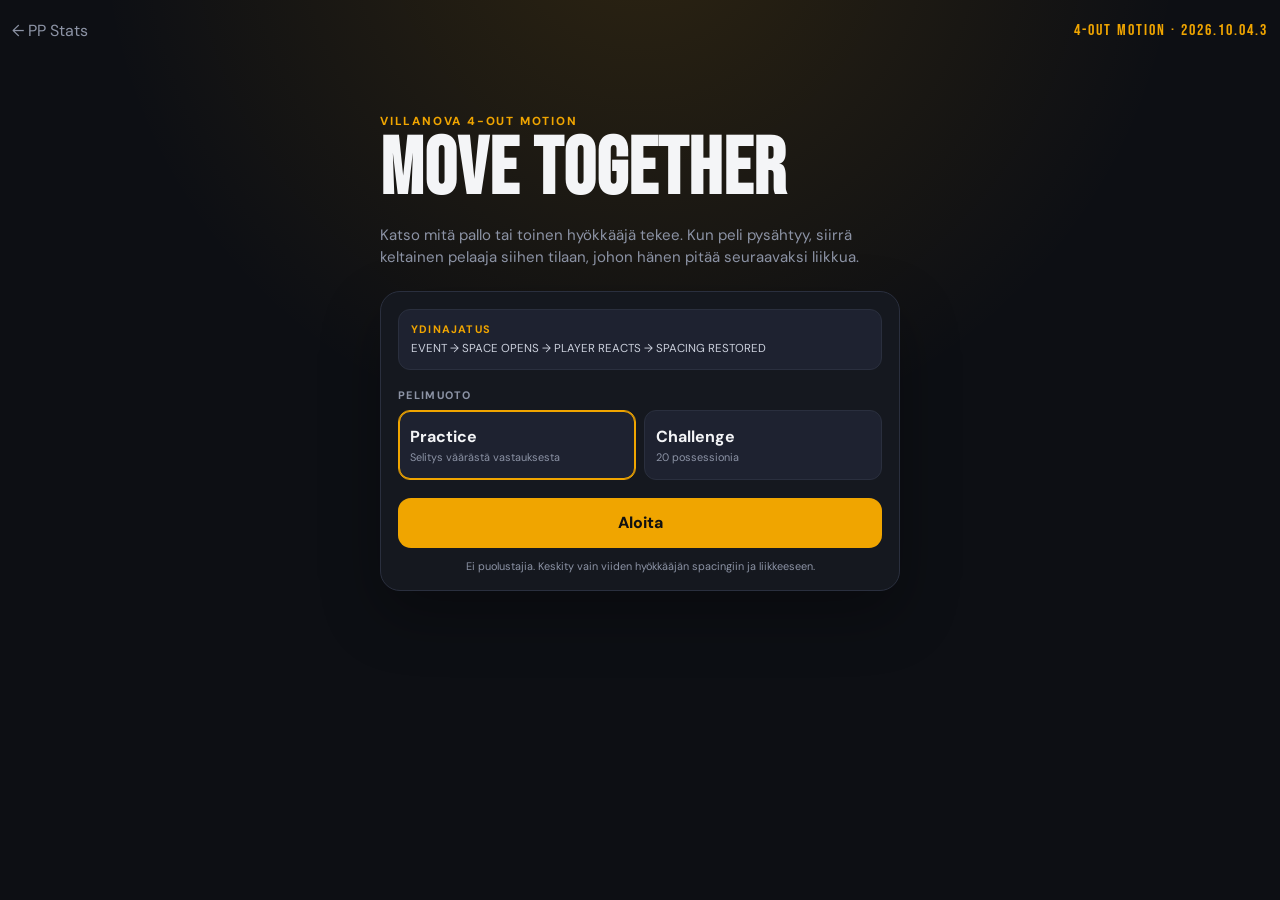
<file: game/index.html>
<!doctype html>
<html lang="fi">
<head>
  <meta charset="utf-8">
  <meta name="viewport" content="width=device-width,initial-scale=1,viewport-fit=cover">
  <meta name="theme-color" content="#0d0f14">
  <title>Villanova 4-Out Motion · PP Stats</title>
  <link rel="preconnect" href="https://fonts.googleapis.com">
  <link rel="preconnect" href="https://fonts.gstatic.com" crossorigin>
  <link href="https://fonts.googleapis.com/css2?family=Bebas+Neue&family=DM+Sans:wght@400;500;600;700&display=swap" rel="stylesheet">
  <link rel="stylesheet" href="css/styles.css?v=2026.10.04.3">
</head>
<body>
  <main class="game-app">
    <section id="setupScreen" class="setup-screen">
      <header class="game-topbar">
        <a class="back-link" href="../">← PP Stats</a>
        <span class="mini-brand">4-OUT MOTION · 2026.10.04.3</span>
      </header>

      <div class="setup-content">
        <p class="kicker">VILLANOVA 4-OUT MOTION</p>
        <h1>Move Together</h1>
        <p class="lead">Katso mitä pallo tai toinen hyökkääjä tekee. Kun peli pysähtyy, siirrä keltainen pelaaja siihen tilaan, johon hänen pitää seuraavaksi liikkua.</p>

        <section class="setup-card">
          <div class="principle">
            <strong>Ydinajatus</strong>
            <span>EVENT → SPACE OPENS → PLAYER REACTS → SPACING RESTORED</span>
          </div>

          <div class="setup-group">
            <div class="setup-label">Pelimuoto</div>
            <div class="mode-grid">
              <button class="mode-choice active" data-mode="practice">
                <strong>Practice</strong>
                <span>Selitys väärästä vastauksesta</span>
              </button>
              <button class="mode-choice" data-mode="challenge">
                <strong>Challenge</strong>
                <span>20 possessionia</span>
              </button>
            </div>
          </div>

          <button id="startBtn" class="primary-btn">Aloita</button>
          <p class="thumb-tip">Ei puolustajia. Keskity vain viiden hyökkääjän spacingiin ja liikkeeseen.</p>
        </section>
      </div>
    </section>

    <section id="playScreen" class="play-screen hidden">
      <header class="play-topbar">
        <button id="exitBtn" class="icon-btn" aria-label="Lopeta">×</button>
        <div class="play-brand">
          <span id="categoryLabel">THRU CUT</span>
          <strong id="roundLabel">Practice · 1</strong>
        </div>
        <div class="role-badge" id="roleBadge">P1</div>
      </header>

      <div class="hud">
        <div><span>Pisteet</span><strong id="score">0</strong></div>
        <div><span>Streak</span><strong id="streak">0</strong></div>
        <div class="timer-cell"><span>Aika</span><strong id="timer">—</strong></div>
      </div>

      <section class="trigger-panel" aria-live="polite">
        <div class="trigger-row">
          <span id="triggerState" class="trigger-state">TILANNE</span>
          <span id="eventCounter" class="event-counter"></span>
        </div>
        <strong id="triggerText">Katso mitä tapahtuu.</strong>
        <small id="decisionHint"></small>
      </section>

      <div class="court-shell">
        <div id="court" class="court" aria-label="Koripallokenttä">
          <div class="paint"></div>
          <div class="free-throw"></div>
          <div class="three-arc"></div>
          <div class="backboard"></div>
          <div class="hoop"></div>
          <div id="spotsLayer"></div>
          <div id="playersLayer"></div>
          <div id="ball" class="ball"></div>
          <div id="tapMarker" class="tap-marker hidden"></div>
        </div>
      </div>

      <section class="decision-dock">
        <div class="decision-dock-head">
          <strong id="actionPrompt">Seuraa tapahtumaa…</strong>
          <span id="rulePrompt"></span>
        </div>
        <div id="gestureStatus" class="gesture-status">Päätös tulee animaation jälkeen.</div>
        <div id="possessionStatus" class="possession-status hidden"></div>
        <button id="confirmSpacingBtn" class="confirm-spacing hidden" type="button">Spacing on valmis</button>
      </section>
    </section>

    <section id="resultsScreen" class="results-screen hidden">
      <header class="game-topbar">
        <button id="resultsBackBtn" class="back-link button-link">← Takaisin</button>
        <span class="mini-brand">CHALLENGE</span>
      </header>
      <div class="results-content">
        <p class="kicker">20 POSSESSIONIA</p>
        <h1>Tulos</h1>
        <div class="result-score" id="resultScore">0</div>
        <div class="result-grid">
          <div><span>Oikein</span><strong id="resultCorrect">0</strong></div>
          <div><span>Väärin</span><strong id="resultWrong">0</strong></div>
          <div><span>Päätöksiä</span><strong id="resultDecisions">0</strong></div>
          <div><span>Keski-aika</span><strong id="resultAvg">0.00 s</strong></div>
          <div><span>Paras streak</span><strong id="resultStreak">0</strong></div>
          <div><span>Tarkkuus</span><strong id="resultAccuracy">0%</strong></div>
        </div>
        <button id="replayBtn" class="primary-btn">Pelaa uudelleen</button>
        <a class="secondary-btn" href="../">Takaisin PP Statsiin</a>
      </div>
    </section>

    <div id="feedbackBackdrop" class="feedback-backdrop hidden"></div>
    <aside id="feedbackSheet" class="feedback-sheet hidden" aria-live="assertive">
      <div class="sheet-handle"></div>
      <div class="feedback-head">
        <div>
          <span id="feedbackEyebrow">OIKEIN</span>
          <strong id="feedbackTitle">+100</strong>
        </div>
        <div id="feedbackTime" class="feedback-time">1.24 s</div>
      </div>
      <p id="selectedActionText" class="selected-action"></p>
      <p id="feedbackText"></p>
      <div id="bestReadBox" class="best-read-box"></div>
      <button id="nextBtn" class="primary-btn">Seuraava</button>
    </aside>
  </main>

  <script src="js/logic.js?v=2026.10.04.3"></script>
  <script src="js/rules.js?v=2026.10.04.3"></script>
  <script src="js/templates.js?v=2026.10.04.3"></script>
  <script src="js/generator.js?v=2026.10.04.3"></script>
  <script src="js/game.js?v=2026.10.04.3"></script>
</body>
</html>
</file>
<file: game/css/styles.css>
:root{
  --bg:#0d0f14;--surface:#161920;--surface2:#1e2230;--accent:#f0a500;
  --win:#3ecf8e;--loss:#e05a2b;--text:#f4f5f7;--muted:#8c93a5;
  --border:#2a2f3e;--court:#d7a05b;--court-line:rgba(255,255,255,.92);--offense:#3268c8;
}
*{box-sizing:border-box}
html,body{margin:0;min-height:100%;background:var(--bg);color:var(--text);font-family:'DM Sans',sans-serif}
body{min-height:100dvh;overflow-x:hidden;-webkit-tap-highlight-color:transparent}
button,a{font:inherit;touch-action:manipulation}button{cursor:pointer}.hidden{display:none!important}
.game-app{min-height:100dvh;background:radial-gradient(circle at 50% -10%,rgba(240,165,0,.14),transparent 34rem),var(--bg)}
.game-topbar,.play-topbar{min-height:56px;padding:calc(8px + env(safe-area-inset-top)) 12px 7px;display:flex;align-items:center;justify-content:space-between;gap:10px}
.back-link,.button-link{color:var(--muted);text-decoration:none;background:none;border:0;padding:8px 0;min-height:44px;display:inline-flex;align-items:center}
.mini-brand{font-family:'Bebas Neue',sans-serif;color:var(--accent);letter-spacing:2px}
.setup-content{width:min(100% - 28px,520px);margin:0 auto;padding:6vh 0 calc(28px + env(safe-area-inset-bottom))}
.kicker{margin:0 0 5px;color:var(--accent);font-size:.73rem;font-weight:800;letter-spacing:1.8px}
h1{font-family:'Bebas Neue',sans-serif;font-size:clamp(3rem,16vw,5rem);letter-spacing:1px;line-height:.92;margin:0}
.lead{color:var(--muted);line-height:1.5;margin:16px 0 22px;font-size:.94rem}
.setup-card{background:rgba(22,25,32,.94);border:1px solid var(--border);border-radius:20px;padding:17px;box-shadow:0 24px 60px rgba(0,0,0,.3)}
.principle{padding:12px;border-radius:12px;background:var(--surface2);border:1px solid var(--border)}
.principle strong{display:block;color:var(--accent);font-size:.68rem;text-transform:uppercase;letter-spacing:1.2px}
.principle span{display:block;margin-top:5px;font-size:.72rem;line-height:1.4;color:#cbd0dc}
.setup-group{margin-top:18px}.setup-label{font-size:.68rem;text-transform:uppercase;letter-spacing:1.3px;color:var(--muted);margin-bottom:8px;font-weight:800}
.mode-grid{display:grid;grid-template-columns:1fr 1fr;gap:8px}.mode-choice{min-height:70px;text-align:left;border-radius:12px;border:1px solid var(--border);background:var(--surface2);color:var(--text);padding:11px}
.mode-choice strong,.mode-choice span{display:block}.mode-choice span{font-size:.68rem;color:var(--muted);margin-top:4px;line-height:1.25}
.mode-choice.active{border-color:var(--accent);box-shadow:inset 0 0 0 1px var(--accent)}
.primary-btn,.secondary-btn{width:100%;min-height:50px;border-radius:13px;font-weight:800;display:flex;align-items:center;justify-content:center;text-decoration:none}
.primary-btn{border:0;background:var(--accent);color:#111;margin-top:18px}.secondary-btn{border:1px solid var(--border);background:var(--surface2);color:var(--text);margin-top:9px}
.thumb-tip{margin:11px 0 0;text-align:center;color:var(--muted);font-size:.68rem}

.play-screen{min-height:100dvh;display:flex;flex-direction:column;overflow:hidden;padding-bottom:env(safe-area-inset-bottom)}
.icon-btn{width:42px;height:42px;border:1px solid var(--border);border-radius:50%;background:var(--surface);color:var(--muted);font-size:1.45rem}
.play-brand{text-align:center}.play-brand span{display:block;color:var(--accent);font-size:.59rem;letter-spacing:1.1px;font-weight:800}.play-brand strong{display:block;color:var(--text);font-size:.76rem;margin-top:2px}
.role-badge{min-width:42px;height:42px;border-radius:50%;display:grid;place-items:center;background:var(--accent);color:#111;font-weight:900}
.hud{display:grid;grid-template-columns:repeat(3,1fr);gap:6px;padding:0 9px 6px}.hud>div{background:var(--surface);border:1px solid var(--border);border-radius:11px;text-align:center;padding:5px}
.hud span{display:block;color:var(--muted);font-size:.53rem;text-transform:uppercase;letter-spacing:.8px}.hud strong{display:block;font-family:'Bebas Neue',sans-serif;font-size:1.3rem;letter-spacing:1px}.timer-cell strong{color:var(--accent)}
.trigger-panel{margin:0 9px 6px;padding:8px 11px;min-height:67px;background:var(--surface);border:1px solid var(--border);border-radius:12px;display:flex;flex-direction:column;justify-content:center}
.trigger-row{display:flex;justify-content:space-between;gap:8px}.trigger-state,.event-counter{font-size:.54rem;letter-spacing:1.1px;color:var(--muted);font-weight:900}
.trigger-state.live{color:var(--accent)}.trigger-panel strong{font-size:.84rem;line-height:1.25;margin-top:2px}.trigger-panel small{color:var(--muted);font-size:.65rem;margin-top:3px}

.court-shell{flex:1;min-height:0;display:flex;align-items:flex-start;justify-content:center;padding:0 5px}
.court{position:relative;width:min(100%,520px);aspect-ratio:1/1.04;overflow:hidden;border-radius:15px;touch-action:none;user-select:none;background:repeating-linear-gradient(90deg,rgba(255,255,255,.025) 0 1px,transparent 1px 48px),linear-gradient(180deg,#dda762,var(--court));box-shadow:0 14px 35px rgba(0,0,0,.27);border:2px solid rgba(255,255,255,.28)}
.paint{position:absolute;top:0;left:34%;width:32%;height:38%;border:2px solid var(--court-line);border-top:0}.free-throw{position:absolute;top:29%;left:39%;width:22%;height:17%;border:2px solid var(--court-line);border-radius:50%}
.three-arc{position:absolute;top:-7%;left:8%;width:84%;height:70%;border:2px solid var(--court-line);border-top-color:transparent;border-radius:0 0 50% 50%}
.backboard{position:absolute;top:4.5%;left:43%;width:14%;height:3px;background:var(--court-line)}.hoop{position:absolute;top:9%;left:50%;width:18px;height:18px;border:3px solid #d64a2d;border-radius:50%;transform:translate(-50%,-50%)}

.player{position:absolute;z-index:7;width:41px;height:41px;transform:translate(-50%,-50%);border-radius:50%;border:2px solid rgba(255,255,255,.9);background:var(--offense);color:#fff;display:grid;place-items:center;font-weight:900;box-shadow:0 5px 13px rgba(0,0,0,.3);transition-property:left,top,transform;transition-duration:1.05s;transition-timing-function:cubic-bezier(.22,.75,.24,1)}
.player.decision{background:var(--accent);color:#111;outline:6px solid rgba(240,165,0,.25)}
.player.ballhandler{box-shadow:0 0 0 3px rgba(255,255,255,.72),0 6px 14px rgba(0,0,0,.32)}
.player.event-focus{outline:5px solid rgba(255,255,255,.45);transform:translate(-50%,-50%) scale(1.12)}
.player.target-player{outline:4px solid rgba(62,207,142,.38);pointer-events:auto}
.player small{position:absolute;top:42px;font-size:.47rem;letter-spacing:.45px;color:#111;background:rgba(255,255,255,.72);padding:1px 4px;border-radius:4px;white-space:nowrap}
.player.decision small{background:#151515;color:var(--accent)}
.player.screening{outline:6px solid rgba(255,255,255,.5);transform:translate(-50%,-50%) scale(1.13)}
.ball{position:absolute;z-index:10;width:18px;height:18px;transform:translate(-50%,-50%);border-radius:50%;background:radial-gradient(circle at 33% 30%,#f5a04b 0 28%,#c45d16 29% 100%);border:2px solid #4a250a;box-shadow:0 3px 8px rgba(0,0,0,.34);transition-property:left,top;transition-duration:1.05s;transition-timing-function:cubic-bezier(.22,.75,.24,1)}

.spot{position:absolute;z-index:4;width:48px;height:48px;min-width:44px;min-height:44px;transform:translate(-50%,-50%);border-radius:50%;border:2px dashed rgba(20,25,34,.22);background:rgba(255,255,255,.035);opacity:.28;padding:0;pointer-events:none}
.spot::after{content:attr(data-label);position:absolute;left:50%;top:50%;transform:translate(-50%,-50%);font-size:.43rem;color:rgba(16,20,28,.64);font-weight:900;letter-spacing:.25px}
.spot.target-mode{opacity:.9;border-color:rgba(13,15,20,.5);background:rgba(255,255,255,.14);pointer-events:auto}
.spot.target-mode:active{transform:translate(-50%,-50%) scale(.9)}
.spot.correct-target{opacity:1;background:rgba(62,207,142,.62);border:3px solid #126b47}
.spot.wrong-target{opacity:1;background:rgba(224,90,43,.65);border:3px solid #852f16}
.tap-marker{position:absolute;z-index:17;width:24px;height:24px;border:3px solid var(--accent);border-radius:50%;transform:translate(-50%,-50%);box-shadow:0 0 0 8px rgba(240,165,0,.15);pointer-events:none}

.decision-dock{padding:8px 9px calc(9px + env(safe-area-inset-bottom));background:linear-gradient(180deg,rgba(13,15,20,.78),#0d0f14 24%);min-height:88px}
.decision-dock-head{display:flex;justify-content:space-between;gap:8px;align-items:flex-end;margin-bottom:6px}.decision-dock-head strong{font-size:.74rem}.decision-dock-head span{font-size:.58rem;color:var(--muted);text-align:right}
.gesture-status{font-size:.7rem;color:#d2d6df;line-height:1.35}.possession-status{margin-top:6px;padding:6px 9px;border-radius:9px;background:rgba(62,207,142,.1);border:1px solid rgba(62,207,142,.28);color:#9ae7c5;font-size:.63rem;font-weight:700}
.confirm-spacing{width:100%;min-height:44px;margin-top:7px;border:1px solid var(--accent);border-radius:11px;background:rgba(240,165,0,.13);color:var(--accent);font-weight:800}

.feedback-backdrop{position:fixed;inset:0;background:rgba(0,0,0,.38);z-index:20}
.feedback-sheet{position:fixed;z-index:21;left:0;right:0;bottom:0;background:#171b24;border:1px solid var(--border);border-bottom:0;border-radius:22px 22px 0 0;padding:8px 16px calc(14px + env(safe-area-inset-bottom));box-shadow:0 -20px 60px rgba(0,0,0,.45);max-width:560px;margin:0 auto}
.sheet-handle{width:42px;height:4px;border-radius:999px;background:#3a4050;margin:0 auto 12px}.feedback-head{display:flex;align-items:center;justify-content:space-between}
.feedback-head span{display:block;font-size:.62rem;font-weight:900;letter-spacing:1.4px;color:var(--win)}.feedback-head strong{display:block;font-family:'Bebas Neue',sans-serif;font-size:1.9rem}.feedback-time{font-family:'Bebas Neue',sans-serif;font-size:1.25rem;color:var(--muted)}
.feedback-sheet.wrong .feedback-head span{color:var(--loss)}.feedback-sheet p{color:#c0c6d2;font-size:.8rem;line-height:1.42;margin:7px 0}.selected-action{font-weight:700;color:var(--text)!important}
.best-read-box{background:var(--surface2);border-radius:10px;padding:8px 10px;font-size:.73rem;color:#cbd0dc;line-height:1.4}.feedback-sheet .primary-btn{margin-top:11px}

.results-content{width:min(100% - 28px,520px);margin:0 auto;padding:5vh 0 calc(30px + env(safe-area-inset-bottom))}.result-score{font-family:'Bebas Neue',sans-serif;color:var(--accent);font-size:5rem;line-height:1;margin:8px 0 18px}
.result-grid{display:grid;grid-template-columns:1fr 1fr;gap:8px}.result-grid>div{background:var(--surface);border:1px solid var(--border);border-radius:13px;padding:12px}.result-grid span{display:block;color:var(--muted);font-size:.58rem;text-transform:uppercase;letter-spacing:.7px}.result-grid strong{display:block;font-size:1.18rem;margin-top:2px}
@media(min-width:700px){.play-screen{max-width:620px;margin:0 auto;border-left:1px solid var(--border);border-right:1px solid var(--border)}.court-shell{padding:0 14px}}
@media(max-height:700px){.play-topbar{min-height:46px}.hud{padding-bottom:4px}.trigger-panel{min-height:58px;padding:6px 10px;margin-bottom:4px}.decision-dock{min-height:80px;padding-top:5px}.player{width:38px;height:38px}.player small{top:39px}}
</file>
